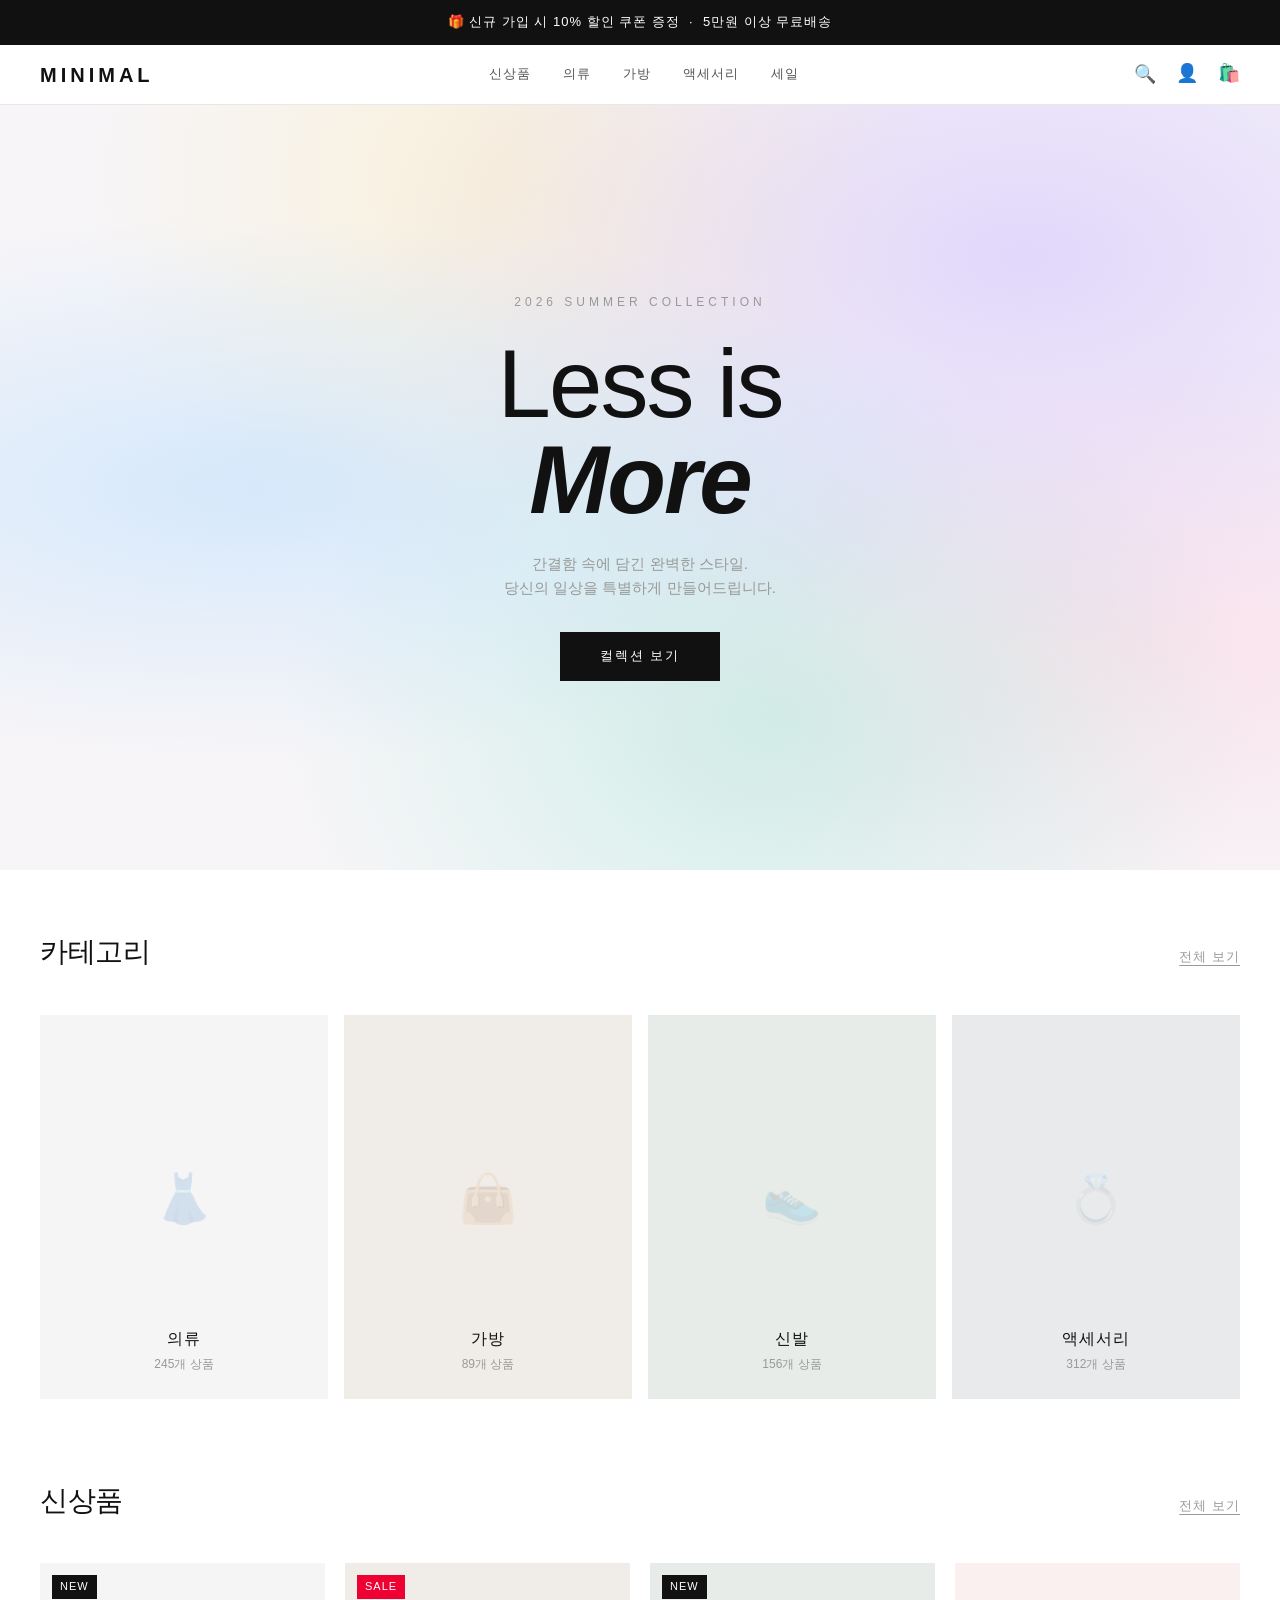
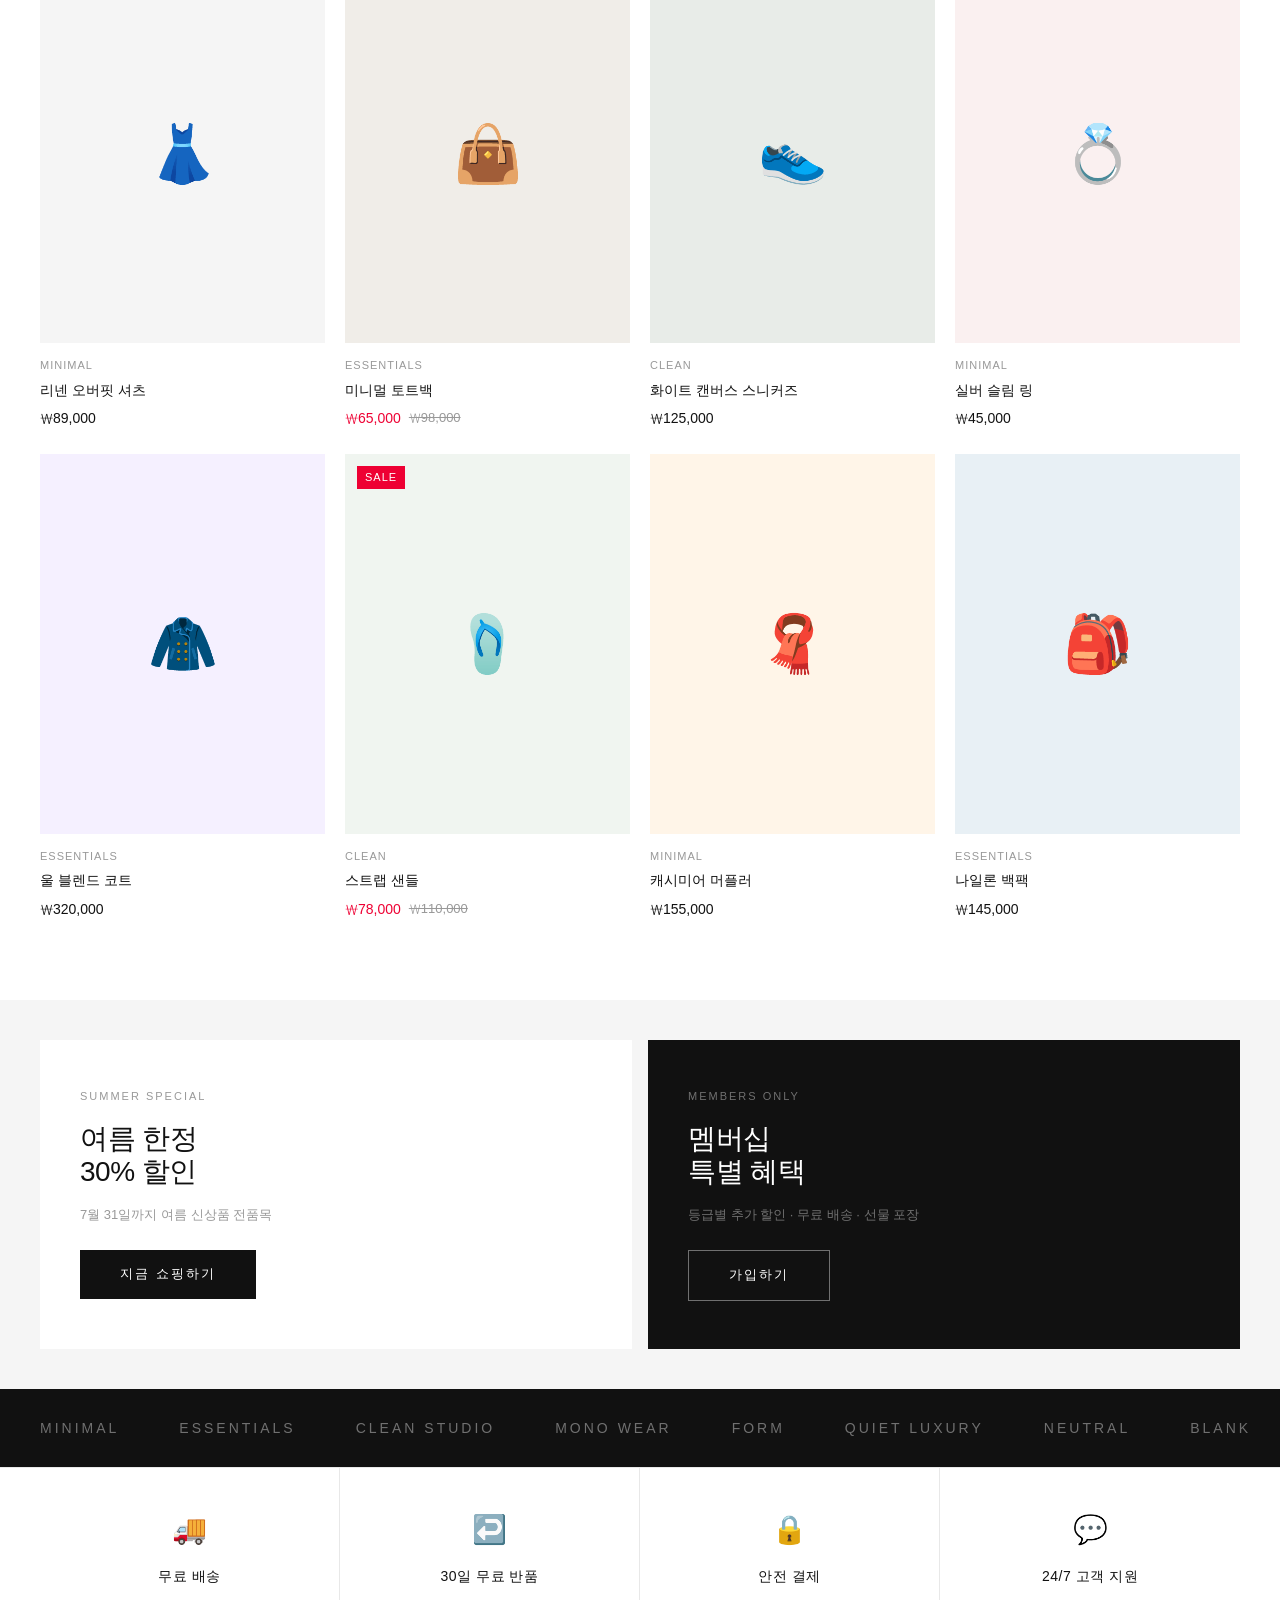
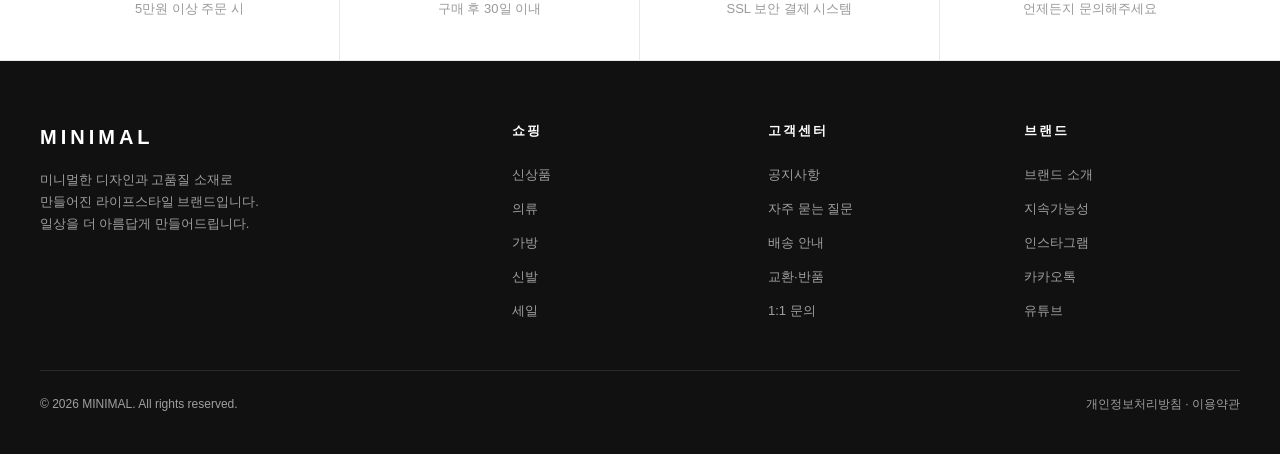
<file: index.html>
<!DOCTYPE html>
<html lang="ko">
<head>
<meta charset="UTF-8">
<meta name="viewport" content="width=device-width, initial-scale=1.0">
<title>SHOP</title>
<link rel="stylesheet" href="/style.css">
</head>
<body>

<div class="banner">🎁 신규 가입 시 10% 할인 쿠폰 증정 &nbsp;·&nbsp; 5만원 이상 무료배송</div>

<header>
  <a href="/" class="logo">MINIMAL</a>
  <nav>
    <a href="/shop/?orderby=date">신상품</a>
    <a href="/product-category/clothing/">의류</a>
    <a href="/product-category/bags/">가방</a>
    <a href="/product-category/accessories/">액세서리</a>
    <a href="/shop/?orderby=price">세일</a>
  </nav>
  <div class="header-icons">
    <button onclick="location.href='/shop/'">🔍</button>
    <div class="user-wrap" id="user-wrap">
      <button id="user-btn">👤</button>
      <div class="user-dropdown" id="user-dropdown"></div>
    </div>
    <div class="cart-wrap">
      <button onclick="location.href='/cart/'">🛍️</button>
      <span class="cart-badge" id="cartBadge">0</span>
    </div>
  </div>
</header>

<section class="hero">
  <p class="hero-eyebrow">2026 Summer Collection</p>
  <h1>Less is<br><span>More</span></h1>
  <p class="hero-desc">간결함 속에 담긴 완벽한 스타일.<br>당신의 일상을 특별하게 만들어드립니다.</p>
  <a href="/shop/" class="btn">컬렉션 보기</a>
</section>

<section style="padding: 60px 40px;">
  <div class="section-header">
    <h2>카테고리</h2>
    <a href="/shop/">전체 보기</a>
  </div>
  <div class="categories">
    <div class="cat-card" onclick="location.href='/product-category/clothing/'">
      <div class="cat-icon">👗</div>
      <h3>의류</h3>
      <p>245개 상품</p>
    </div>
    <div class="cat-card" style="background:#f0ede8;" onclick="location.href='/product-category/bags/'">
      <div class="cat-icon">👜</div>
      <h3>가방</h3>
      <p>89개 상품</p>
    </div>
    <div class="cat-card" style="background:#e8ece8;" onclick="location.href='/product-category/shoes/'">
      <div class="cat-icon">👟</div>
      <h3>신발</h3>
      <p>156개 상품</p>
    </div>
    <div class="cat-card" style="background:#e8eaec;" onclick="location.href='/product-category/accessories/'">
      <div class="cat-icon">💍</div>
      <h3>액세서리</h3>
      <p>312개 상품</p>
    </div>
  </div>
</section>

<section style="padding: 20px 40px 80px;">
  <div class="section-header">
    <h2>신상품</h2>
    <a href="/shop/?orderby=date">전체 보기</a>
  </div>
  <div class="product-grid">
    <div class="product-card" onclick="addCart()">
      <div class="product-img">
        <span class="badge">NEW</span>👗
      </div>
      <div class="product-brand">Minimal</div>
      <div class="product-name">리넨 오버핏 셔츠</div>
      <div class="product-price">₩89,000</div>
    </div>
    <div class="product-card" onclick="addCart()">
      <div class="product-img" style="background:#f0ede8;">
        <span class="badge sale">SALE</span>👜
      </div>
      <div class="product-brand">Essentials</div>
      <div class="product-name">미니멀 토트백</div>
      <div class="product-price">
        <span class="price-sale">₩65,000</span>
        <span class="price-original">₩98,000</span>
      </div>
    </div>
    <div class="product-card" onclick="addCart()">
      <div class="product-img" style="background:#e8ece8;">
        <span class="badge">NEW</span>👟
      </div>
      <div class="product-brand">Clean</div>
      <div class="product-name">화이트 캔버스 스니커즈</div>
      <div class="product-price">₩125,000</div>
    </div>
    <div class="product-card" onclick="addCart()">
      <div class="product-img" style="background:#faf0f0;">💍</div>
      <div class="product-brand">Minimal</div>
      <div class="product-name">실버 슬림 링</div>
      <div class="product-price">₩45,000</div>
    </div>
    <div class="product-card" onclick="addCart()">
      <div class="product-img" style="background:#f5f0ff;">🧥</div>
      <div class="product-brand">Essentials</div>
      <div class="product-name">울 블렌드 코트</div>
      <div class="product-price">₩320,000</div>
    </div>
    <div class="product-card" onclick="addCart()">
      <div class="product-img" style="background:#f0f5f0;">
        <span class="badge sale">SALE</span>🩴
      </div>
      <div class="product-brand">Clean</div>
      <div class="product-name">스트랩 샌들</div>
      <div class="product-price">
        <span class="price-sale">₩78,000</span>
        <span class="price-original">₩110,000</span>
      </div>
    </div>
    <div class="product-card" onclick="addCart()">
      <div class="product-img" style="background:#fff5e8;">🧣</div>
      <div class="product-brand">Minimal</div>
      <div class="product-name">캐시미어 머플러</div>
      <div class="product-price">₩155,000</div>
    </div>
    <div class="product-card" onclick="addCart()">
      <div class="product-img" style="background:#e8f0f5;">🎒</div>
      <div class="product-brand">Essentials</div>
      <div class="product-name">나일론 백팩</div>
      <div class="product-price">₩145,000</div>
    </div>
  </div>
</section>

<div class="event-banner">
  <div class="event-card">
    <span class="tag">Summer Special</span>
    <h3>여름 한정<br>30% 할인</h3>
    <p style="font-size:13px; color:#999;">7월 31일까지 여름 신상품 전품목</p>
    <a href="/shop/" class="btn" style="width:fit-content;">지금 쇼핑하기</a>
  </div>
  <div class="event-card" style="background:#111; color:#fff;">
    <span class="tag" style="color:rgba(255,255,255,0.4);">Members Only</span>
    <h3 style="color:#fff;">멤버십<br>특별 혜택</h3>
    <p style="font-size:13px; color:rgba(255,255,255,0.4);">등급별 추가 할인 · 무료 배송 · 선물 포장</p>
    <a href="/login.html" class="btn btn-outline" style="width:fit-content; color:#fff; border-color:rgba(255,255,255,0.4);">가입하기</a>
  </div>
</div>

<div class="brands">
  <span>MINIMAL</span><span>ESSENTIALS</span><span>CLEAN STUDIO</span>
  <span>MONO WEAR</span><span>FORM</span><span>QUIET LUXURY</span>
  <span>NEUTRAL</span><span>BLANK</span><span>MINIMAL</span><span>ESSENTIALS</span>
</div>

<div class="features">
  <div class="feature">
    <div class="feature-icon">🚚</div>
    <h4>무료 배송</h4>
    <p>5만원 이상 주문 시</p>
  </div>
  <div class="feature">
    <div class="feature-icon">↩️</div>
    <h4>30일 무료 반품</h4>
    <p>구매 후 30일 이내</p>
  </div>
  <div class="feature">
    <div class="feature-icon">🔒</div>
    <h4>안전 결제</h4>
    <p>SSL 보안 결제 시스템</p>
  </div>
  <div class="feature">
    <div class="feature-icon">💬</div>
    <h4>24/7 고객 지원</h4>
    <p>언제든지 문의해주세요</p>
  </div>
</div>

<footer>
  <div class="footer-grid">
    <div class="footer-brand">
      <span class="logo">MINIMAL</span>
      <p>미니멀한 디자인과 고품질 소재로<br>만들어진 라이프스타일 브랜드입니다.<br>일상을 더 아름답게 만들어드립니다.</p>
    </div>
    <div class="footer-col">
      <h5>쇼핑</h5>
      <ul>
        <li><a href="/shop/?orderby=date">신상품</a></li>
        <li><a href="/product-category/clothing/">의류</a></li>
        <li><a href="/product-category/bags/">가방</a></li>
        <li><a href="/product-category/shoes/">신발</a></li>
        <li><a href="/shop/?orderby=price">세일</a></li>
      </ul>
    </div>
    <div class="footer-col">
      <h5>고객센터</h5>
      <ul>
        <li><a href="/wp-admin/">공지사항</a></li>
        <li><a href="#">자주 묻는 질문</a></li>
        <li><a href="#">배송 안내</a></li>
        <li><a href="#">교환·반품</a></li>
        <li><a href="#">1:1 문의</a></li>
      </ul>
    </div>
    <div class="footer-col">
      <h5>브랜드</h5>
      <ul>
        <li><a href="#">브랜드 소개</a></li>
        <li><a href="#">지속가능성</a></li>
        <li><a href="#">인스타그램</a></li>
        <li><a href="#">카카오톡</a></li>
        <li><a href="#">유튜브</a></li>
      </ul>
    </div>
  </div>
  <div class="footer-bottom">
    <span>© 2026 MINIMAL. All rights reserved.</span>
    <span>개인정보처리방침 · 이용약관</span>
  </div>
</footer>

<div class="toast" id="toast">✓ 장바구니에 추가되었습니다</div>

<script src="/main.js"></script>
</body>
</html>
</file>
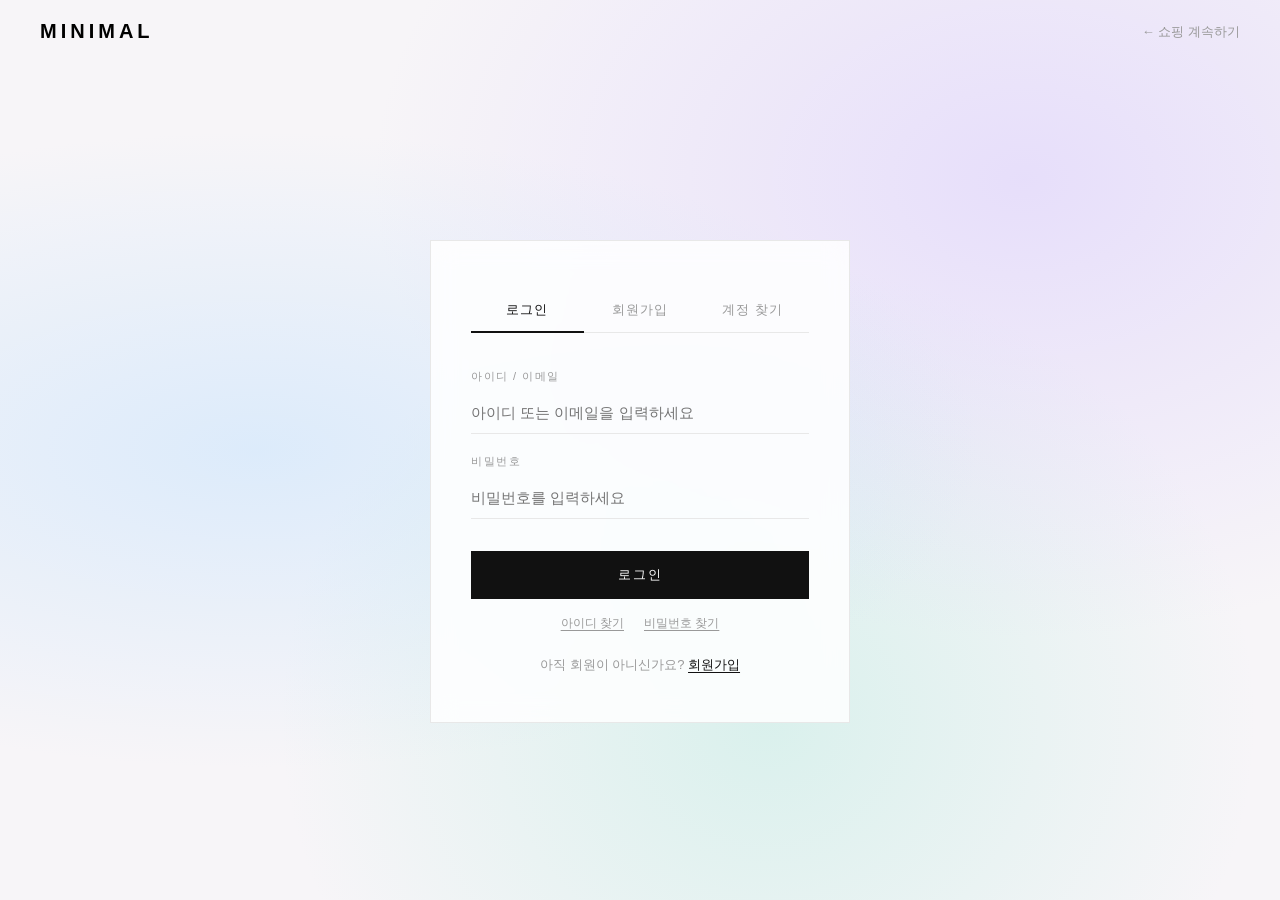
<file: login.html>
<!DOCTYPE html>
<html lang="ko">
<head>
<meta charset="UTF-8">
<meta name="viewport" content="width=device-width, initial-scale=1.0">
<title>로그인 · MINIMAL</title>
<link rel="stylesheet" href="/login.css">
</head>
<body>

<header>
  <a href="/index.html" class="logo">MINIMAL</a>
  <a href="/index.html" style="font-size:13px; color:#999;">← 쇼핑 계속하기</a>
</header>

<div class="auth-wrap">
  <div class="auth-box">

    <div class="tabs">
      <div class="tab active" onclick="switchTab('login')">로그인</div>
      <div class="tab" onclick="switchTab('register')">회원가입</div>
      <div class="tab" onclick="switchTab('find')">계정 찾기</div>
    </div>

    <!-- 로그인 -->
    <div class="form-section active" id="tab-login">
      <div id="login-alert" class="alert"></div>
      <div class="form-group">
        <label>아이디 / 이메일</label>
        <input type="text" placeholder="아이디 또는 이메일을 입력하세요" id="login-id">
      </div>
      <div class="form-group">
        <label>비밀번호</label>
        <input type="password" placeholder="비밀번호를 입력하세요" id="login-pw">
      </div>
      <button class="btn-submit" onclick="doLogin()">로그인</button>
      <div class="find-links">
        <a onclick="switchTab('find')">아이디 찾기</a>
        <a onclick="switchTab('find')">비밀번호 찾기</a>
      </div>
      <div class="form-footer">
        아직 회원이 아니신가요?
        <a onclick="switchTab('register')">회원가입</a>
      </div>
    </div>

    <!-- 회원가입 -->
    <!-- 가입 정보는 WordPress DB(wp_users 테이블)에 저장됨 -->
    <div class="form-section" id="tab-register">
      <div id="reg-alert" class="alert"></div>
      <div class="form-group">
        <label>아이디</label>
        <input type="text" placeholder="아이디를 입력하세요" id="reg-id">
      </div>
      <div class="form-group">
        <label>이메일</label>
        <input type="email" placeholder="이메일을 입력하세요" id="reg-email">
      </div>
      <div class="form-group">
        <label>비밀번호</label>
        <input type="password" placeholder="비밀번호를 입력하세요 (6자 이상)" id="reg-pw">
      </div>
      <div class="form-group">
        <label>비밀번호 확인</label>
        <input type="password" placeholder="비밀번호를 다시 입력하세요" id="reg-pw2">
      </div>
      <button class="btn-submit" onclick="doRegister()">회원가입</button>
      <div class="form-footer">
        이미 회원이신가요?
        <a onclick="switchTab('login')">로그인</a>
      </div>
    </div>

    <!-- 계정 찾기 -->
    <div class="form-section" id="tab-find">
      <div id="find-alert" class="alert"></div>
      <p class="msg">가입 시 등록한 이메일로<br>계정 정보를 보내드립니다.</p>
      <div class="form-group">
        <label>이메일</label>
        <input type="email" placeholder="가입한 이메일을 입력하세요" id="find-email">
      </div>
      <button class="btn-submit" onclick="doFind()">계정 찾기</button>
      <div class="form-footer">
        <a onclick="switchTab('login')">로그인으로 돌아가기</a>
      </div>
    </div>

  </div>
</div>

<script src="/login.js"></script>
</body>
</html>
</file>
<file: style.css>
*, *::before, *::after { margin: 0; padding: 0; box-sizing: border-box; }

:root {
  --black: #111;
  --gray-100: #f5f5f5;
  --gray-200: #e8e8e8;
  --gray-400: #999;
  --gray-600: #555;
  --white: #fff;
}

body {
  font-family: 'Apple SD Gothic Neo', 'Noto Sans KR', sans-serif;
  color: var(--black);
  background: var(--white);
  font-size: 15px;
  line-height: 1.6;
}

a { text-decoration: none; color: inherit; }

/* Header */
header {
  position: sticky;
  top: 0;
  z-index: 100;
  background: rgba(255,255,255,0.95);
  backdrop-filter: blur(8px);
  border-bottom: 1px solid var(--gray-200);
  padding: 0 40px;
  height: 60px;
  display: flex;
  align-items: center;
  justify-content: space-between;
}

.logo {
  font-size: 20px;
  font-weight: 700;
  letter-spacing: 4px;
  text-transform: uppercase;
}

nav { display: flex; gap: 32px; }
nav a {
  font-size: 13px;
  color: var(--gray-600);
  letter-spacing: 1px;
  text-transform: uppercase;
  transition: color 0.2s;
}
nav a:hover { color: var(--black); }

.header-icons { display: flex; gap: 20px; align-items: center; }
.header-icons button {
  background: none;
  border: none;
  cursor: pointer;
  font-size: 18px;
  color: var(--black);
  transition: opacity 0.2s;
}
.header-icons button:hover { opacity: 0.6; }

/* Hero */
.hero {
  height: 85vh;
  background:
    radial-gradient(ellipse at 20% 50%, rgba(180,220,255,0.5) 0%, transparent 50%),
    radial-gradient(ellipse at 80% 20%, rgba(200,180,255,0.45) 0%, transparent 45%),
    radial-gradient(ellipse at 60% 80%, rgba(150,230,210,0.4) 0%, transparent 45%),
    radial-gradient(ellipse at 90% 70%, rgba(255,200,220,0.4) 0%, transparent 40%),
    radial-gradient(ellipse at 40% 10%, rgba(255,230,150,0.3) 0%, transparent 40%),
    #f7f5f8;
  display: flex;
  align-items: center;
  justify-content: center;
  flex-direction: column;
  gap: 24px;
  text-align: center;
  position: relative;
  overflow: hidden;
}

.hero-eyebrow {
  font-size: 12px;
  letter-spacing: 4px;
  text-transform: uppercase;
  color: var(--gray-400);
}

.hero h1 {
  font-size: clamp(48px, 8vw, 96px);
  font-weight: 300;
  letter-spacing: -2px;
  line-height: 1;
  color: var(--black);
}

.hero h1 span { font-weight: 700; font-style: italic; }

.hero-desc {
  font-size: 15px;
  color: var(--gray-400);
  max-width: 400px;
}

/* Buttons */
.btn {
  display: inline-block;
  padding: 14px 40px;
  background: var(--black);
  color: var(--white);
  font-size: 13px;
  letter-spacing: 2px;
  text-transform: uppercase;
  cursor: pointer;
  border: none;
  transition: opacity 0.2s;
  margin-top: 8px;
}
.btn:hover { opacity: 0.8; }

.btn-outline {
  background: transparent;
  color: var(--black);
  border: 1px solid var(--black);
}
.btn-outline:hover { background: var(--black); color: var(--white); }

/* Banner */
.banner {
  background: var(--black);
  color: var(--white);
  text-align: center;
  padding: 12px;
  font-size: 13px;
  letter-spacing: 1px;
}

/* Section */
section { padding: 80px 40px; }

.section-header {
  display: flex;
  align-items: baseline;
  justify-content: space-between;
  margin-bottom: 40px;
}

.section-header h2 {
  font-size: 28px;
  font-weight: 300;
  letter-spacing: -0.5px;
}

.section-header a {
  font-size: 13px;
  color: var(--gray-400);
  letter-spacing: 1px;
  text-transform: uppercase;
  text-decoration: underline;
  text-underline-offset: 4px;
}

/* Categories */
.categories {
  display: grid;
  grid-template-columns: repeat(4, 1fr);
  gap: 16px;
}

.cat-card {
  aspect-ratio: 3/4;
  background: var(--gray-100);
  display: flex;
  flex-direction: column;
  align-items: center;
  justify-content: flex-end;
  padding: 24px;
  cursor: pointer;
  transition: transform 0.3s;
  position: relative;
  overflow: hidden;
}

.cat-card:hover { transform: translateY(-4px); }

.cat-icon {
  font-size: 48px;
  position: absolute;
  top: 50%;
  left: 50%;
  transform: translate(-50%, -60%);
  opacity: 0.15;
}

.cat-card h3 {
  font-size: 16px;
  font-weight: 500;
  letter-spacing: 1px;
  text-transform: uppercase;
  text-align: center;
}

.cat-card p {
  font-size: 12px;
  color: var(--gray-400);
  margin-top: 4px;
}

/* Product Grid */
.product-grid {
  display: grid;
  grid-template-columns: repeat(4, 1fr);
  gap: 24px 20px;
}

.product-card { cursor: pointer; }

.product-img {
  aspect-ratio: 3/4;
  background: var(--gray-100);
  margin-bottom: 14px;
  position: relative;
  overflow: hidden;
  display: flex;
  align-items: center;
  justify-content: center;
  font-size: 56px;
  transition: transform 0.4s;
}

.product-card:hover .product-img { transform: scale(1.02); }

.badge {
  position: absolute;
  top: 12px;
  left: 12px;
  background: var(--black);
  color: var(--white);
  font-size: 11px;
  padding: 3px 8px;
  letter-spacing: 1px;
}

.badge.sale { background: #e03; }

.product-brand {
  font-size: 11px;
  color: var(--gray-400);
  letter-spacing: 1px;
  text-transform: uppercase;
  margin-bottom: 4px;
}

.product-name {
  font-size: 14px;
  font-weight: 500;
  margin-bottom: 6px;
}

.product-price {
  font-size: 14px;
  display: flex;
  align-items: center;
  gap: 8px;
}

.price-original {
  color: var(--gray-400);
  text-decoration: line-through;
  font-size: 13px;
}

.price-sale { color: #e03; }

/* Event Banner */
.event-banner {
  background: var(--gray-100);
  display: grid;
  grid-template-columns: 1fr 1fr;
  gap: 16px;
  padding: 40px;
}

.event-card {
  background: var(--white);
  padding: 48px 40px;
  display: flex;
  flex-direction: column;
  gap: 16px;
}

.event-card .tag {
  font-size: 11px;
  letter-spacing: 2px;
  text-transform: uppercase;
  color: var(--gray-400);
}

.event-card h3 {
  font-size: 28px;
  font-weight: 300;
  line-height: 1.2;
  letter-spacing: -0.5px;
}

/* Brands */
.brands {
  background: var(--black);
  padding: 28px 40px;
  display: flex;
  align-items: center;
  gap: 60px;
  overflow: hidden;
}

.brands span {
  font-size: 14px;
  letter-spacing: 3px;
  text-transform: uppercase;
  color: rgba(255,255,255,0.4);
  white-space: nowrap;
  transition: color 0.2s;
  cursor: default;
}

.brands span:hover { color: rgba(255,255,255,0.9); }

/* Features */
.features {
  display: grid;
  grid-template-columns: repeat(4, 1fr);
  gap: 0;
  border-top: 1px solid var(--gray-200);
  border-bottom: 1px solid var(--gray-200);
  padding: 0 40px;
}

.feature {
  padding: 40px 24px;
  display: flex;
  flex-direction: column;
  align-items: center;
  text-align: center;
  gap: 12px;
  border-right: 1px solid var(--gray-200);
}

.feature:last-child { border-right: none; }
.feature-icon { font-size: 28px; }

.feature h4 {
  font-size: 14px;
  font-weight: 500;
  letter-spacing: 0.5px;
}

.feature p { font-size: 13px; color: var(--gray-400); }

/* Footer */
footer {
  background: var(--black);
  color: rgba(255,255,255,0.6);
  padding: 60px 40px 40px;
}

.footer-grid {
  display: grid;
  grid-template-columns: 2fr 1fr 1fr 1fr;
  gap: 40px;
  margin-bottom: 48px;
}

.footer-brand .logo { color: var(--white); margin-bottom: 16px; display: block; }
.footer-brand p { font-size: 13px; line-height: 1.7; }

.footer-col h5 {
  color: var(--white);
  font-size: 13px;
  letter-spacing: 2px;
  text-transform: uppercase;
  margin-bottom: 20px;
}

.footer-col ul { list-style: none; display: flex; flex-direction: column; gap: 10px; }
.footer-col ul li a { font-size: 13px; transition: color 0.2s; }
.footer-col ul li a:hover { color: var(--white); }

.footer-bottom {
  border-top: 1px solid rgba(255,255,255,0.1);
  padding-top: 24px;
  display: flex;
  justify-content: space-between;
  font-size: 12px;
}

/* Toast */
.toast {
  position: fixed;
  bottom: 32px;
  right: 32px;
  background: var(--black);
  color: var(--white);
  padding: 14px 24px;
  font-size: 13px;
  letter-spacing: 0.5px;
  z-index: 999;
  transform: translateY(80px);
  opacity: 0;
  transition: all 0.3s;
}

.toast.show { transform: translateY(0); opacity: 1; }

/* Cart badge */
.cart-wrap { position: relative; }
.cart-badge {
  position: absolute;
  top: -6px;
  right: -6px;
  background: #e03;
  color: white;
  font-size: 10px;
  width: 16px;
  height: 16px;
  border-radius: 50%;
  display: none;
  align-items: center;
  justify-content: center;
  font-weight: 700;
}

/* User dropdown */
.user-wrap {
  position: relative;
}

.user-wrap button {
  background: none;
  border: none;
  cursor: pointer;
  font-size: 18px;
  color: var(--black);
  transition: opacity 0.2s;
}

.user-wrap button:hover { opacity: 0.6; }

.user-dropdown {
  position: absolute;
  top: calc(100% + 12px);
  right: 0;
  background: #fff;
  border: 1px solid #e8e8e8;
  min-width: 150px;
  z-index: 200;
  opacity: 0;
  pointer-events: none;
  transform: translateY(-8px);
  transition: all 0.2s;
  box-shadow: 0 4px 20px rgba(0,0,0,0.08);
}

.user-wrap:hover .user-dropdown {
  opacity: 1;
  pointer-events: auto;
  transform: translateY(0);
}

.user-dropdown .dropdown-name {
  padding: 12px 16px 8px;
  font-size: 12px;
  color: #999;
  border-bottom: 1px solid #f0f0f0;
  letter-spacing: 0.5px;
}

.user-dropdown a {
  display: block;
  padding: 10px 16px;
  font-size: 13px;
  color: #555;
  transition: background 0.15s;
  text-decoration: none;
}

.user-dropdown a:hover {
  background: #f9f9f9;
  color: #111;
}

/* 드롭다운 클릭 방식으로 변경 */
.user-wrap:hover .user-dropdown {
  opacity: 0;
  pointer-events: none;
  transform: translateY(-8px);
}

.user-dropdown.open {
  opacity: 1 !important;
  pointer-events: auto !important;
  transform: translateY(0) !important;
}
</file>
<file: login.css>
*, *::before, *::after { margin: 0; padding: 0; box-sizing: border-box; }

:root {
  --black: #111;
  --gray-100: #f5f5f5;
  --gray-200: #e8e8e8;
  --gray-400: #999;
  --white: #fff;
}

body {
  font-family: 'Apple SD Gothic Neo', 'Noto Sans KR', sans-serif;
  background:
    radial-gradient(ellipse at 20% 50%, rgba(180,220,255,0.4) 0%, transparent 50%),
    radial-gradient(ellipse at 80% 20%, rgba(200,180,255,0.35) 0%, transparent 45%),
    radial-gradient(ellipse at 60% 80%, rgba(150,230,210,0.3) 0%, transparent 45%),
    #f7f5f8;
  min-height: 100vh;
  display: flex;
  flex-direction: column;
}

a { text-decoration: none; color: inherit; }

header {
  padding: 20px 40px;
  display: flex;
  align-items: center;
  justify-content: space-between;
}

.logo {
  font-size: 20px;
  font-weight: 700;
  letter-spacing: 4px;
  text-transform: uppercase;
}

.auth-wrap {
  flex: 1;
  display: flex;
  align-items: center;
  justify-content: center;
  padding: 40px 20px;
}

.auth-box {
  background: rgba(255,255,255,0.85);
  backdrop-filter: blur(12px);
  border: 1px solid var(--gray-200);
  width: 100%;
  max-width: 420px;
  padding: 48px 40px;
}

.tabs {
  display: flex;
  border-bottom: 1px solid var(--gray-200);
  margin-bottom: 36px;
}

.tab {
  flex: 1;
  text-align: center;
  padding: 12px;
  font-size: 13px;
  letter-spacing: 1px;
  text-transform: uppercase;
  color: var(--gray-400);
  cursor: pointer;
  border-bottom: 2px solid transparent;
  margin-bottom: -1px;
  transition: all 0.2s;
}

.tab.active {
  color: var(--black);
  border-bottom-color: var(--black);
}

.form-section { display: none; }
.form-section.active { display: block; }

.form-group { margin-bottom: 20px; }

.form-group label {
  display: block;
  font-size: 11px;
  letter-spacing: 1.5px;
  text-transform: uppercase;
  color: var(--gray-400);
  margin-bottom: 8px;
}

.form-group input {
  width: 100%;
  padding: 12px 0;
  border: none;
  border-bottom: 1px solid var(--gray-200);
  background: transparent;
  font-size: 15px;
  color: var(--black);
  outline: none;
  transition: border-color 0.2s;
  font-family: inherit;
}

.form-group input:focus { border-bottom-color: var(--black); }

.btn-submit {
  width: 100%;
  padding: 15px;
  background: var(--black);
  color: var(--white);
  border: none;
  font-size: 13px;
  letter-spacing: 2px;
  text-transform: uppercase;
  cursor: pointer;
  margin-top: 12px;
  transition: opacity 0.2s;
  font-family: inherit;
}

.btn-submit:hover { opacity: 0.8; }

.form-footer {
  margin-top: 24px;
  text-align: center;
  font-size: 13px;
  color: var(--gray-400);
}

.form-footer a {
  color: var(--black);
  text-decoration: underline;
  text-underline-offset: 3px;
  cursor: pointer;
}

.find-links {
  display: flex;
  justify-content: center;
  gap: 20px;
  margin-top: 16px;
  font-size: 12px;
  color: var(--gray-400);
}

.find-links a {
  color: var(--gray-400);
  text-decoration: underline;
  text-underline-offset: 3px;
  transition: color 0.2s;
  cursor: pointer;
}

.find-links a:hover { color: var(--black); }

.msg {
  font-size: 13px;
  color: var(--gray-400);
  text-align: center;
  line-height: 1.7;
  margin-bottom: 24px;
}

.alert {
  padding: 10px 14px;
  font-size: 13px;
  margin-bottom: 16px;
  border-radius: 4px;
  display: none;
}

.alert.error { background: #fff0f0; color: #c00; border: 1px solid #fcc; display: block; }
.alert.success { background: #f0fff4; color: #060; border: 1px solid #9f9; display: block; }
</file>
